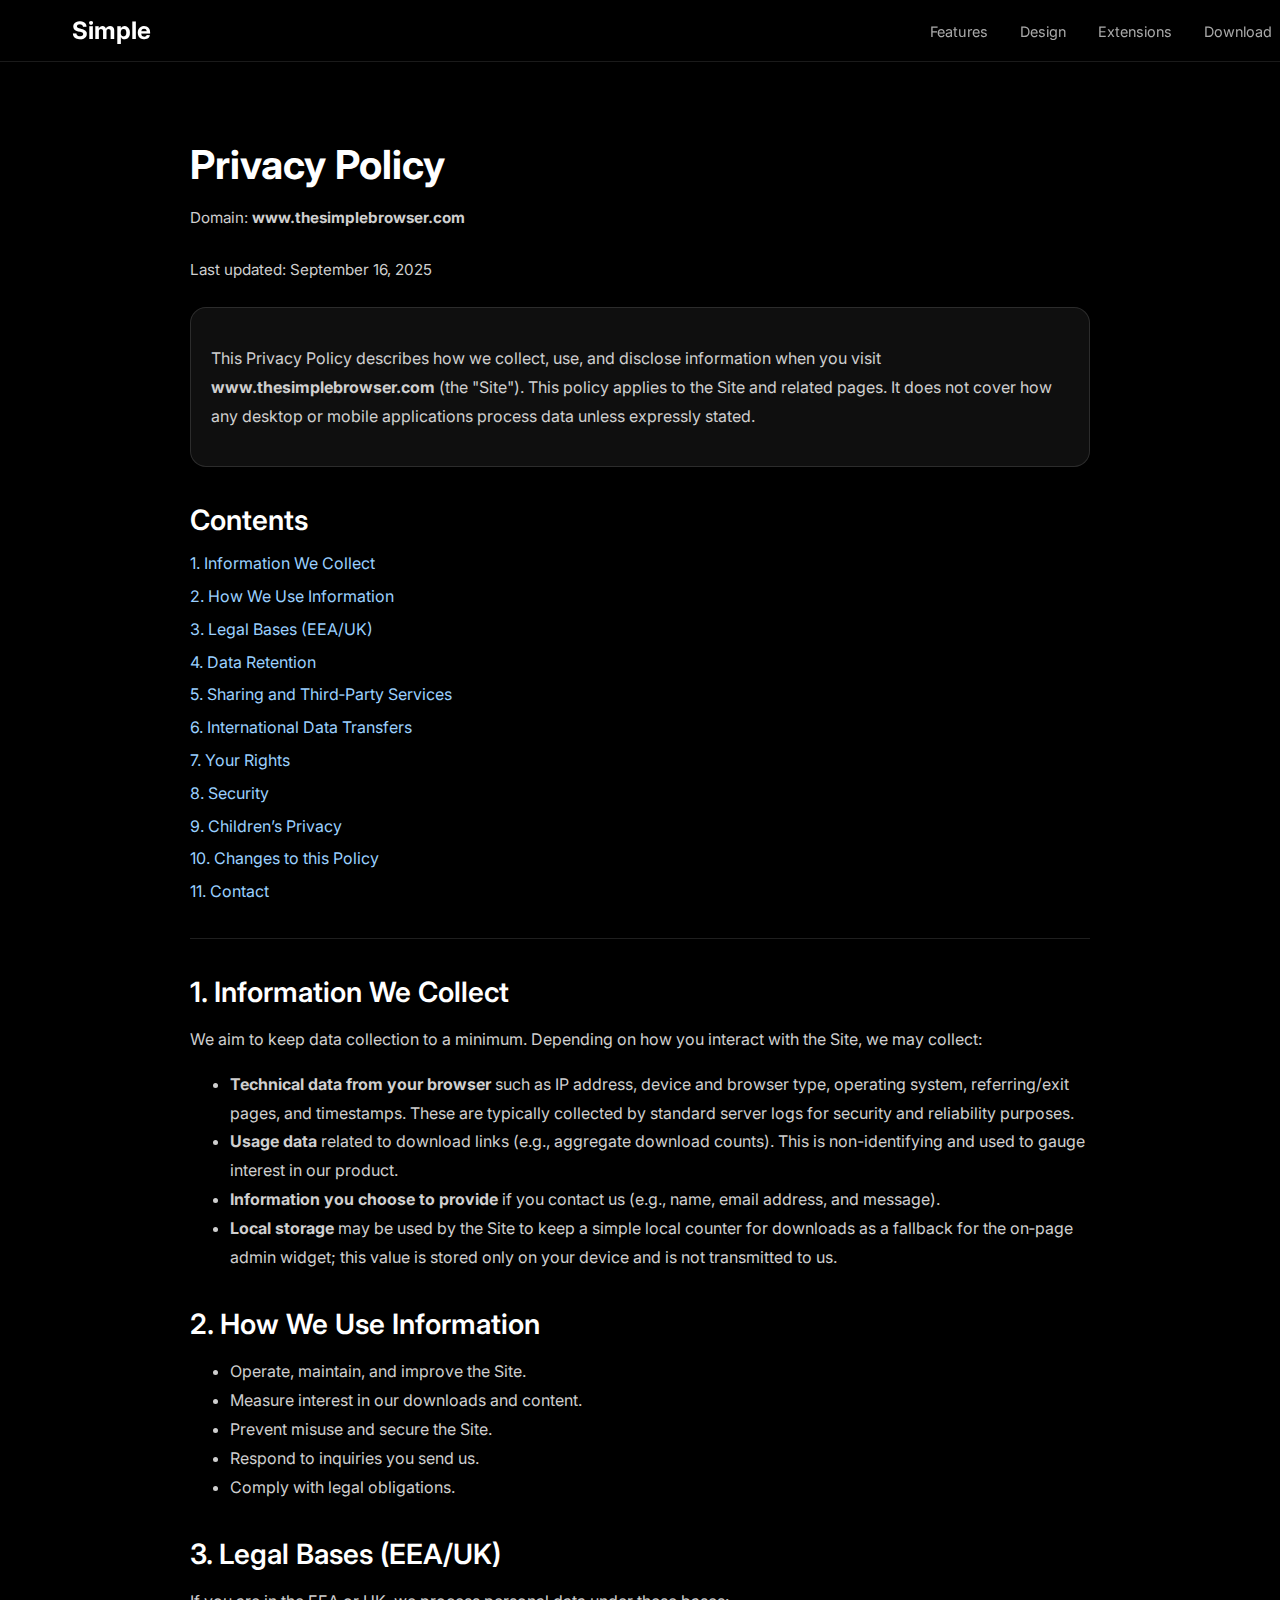
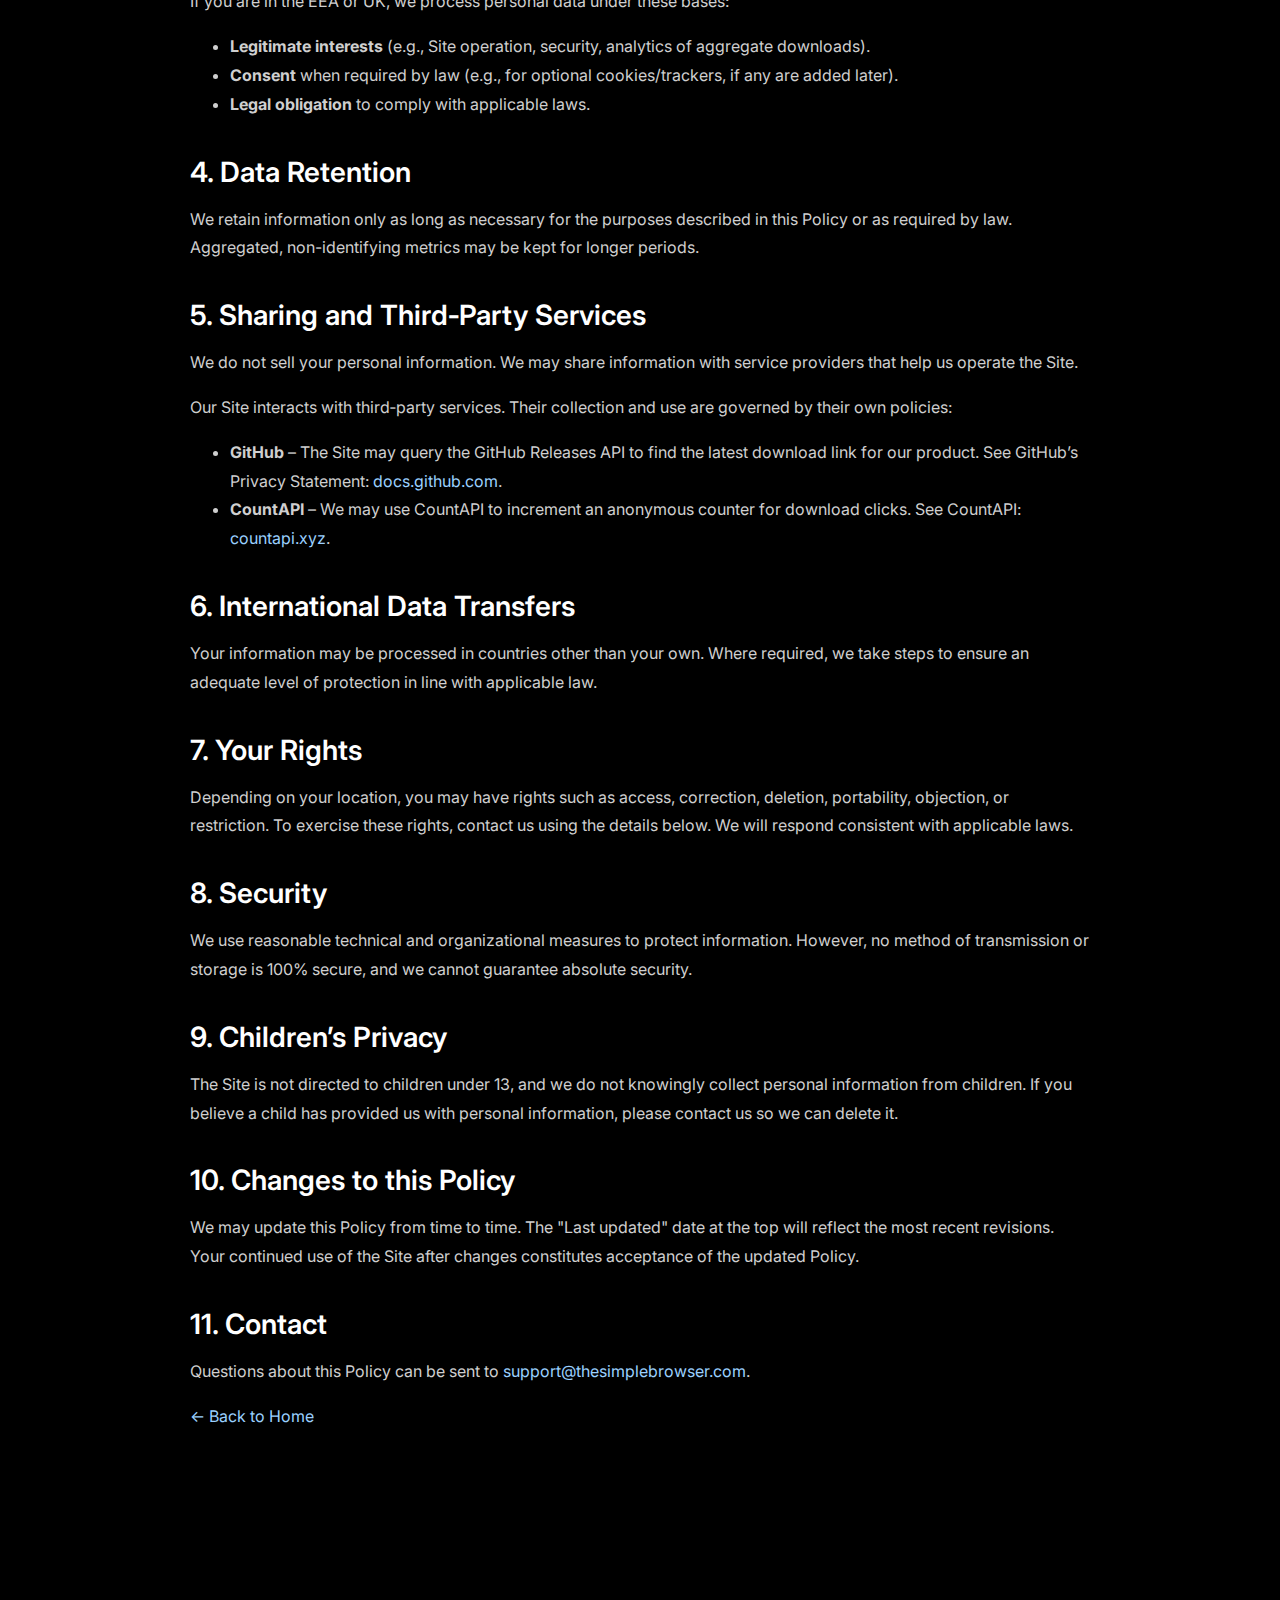
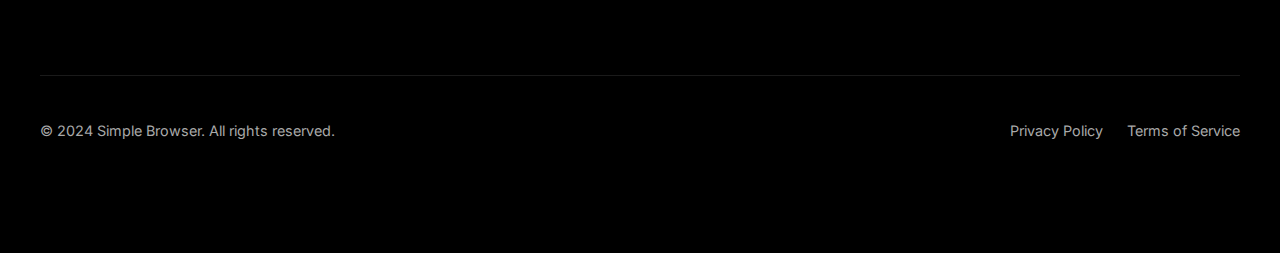
<file: privacy.html>
<!DOCTYPE html>
<html lang="en">
<head>
  <meta charset="UTF-8" />
  <meta name="viewport" content="width=device-width, initial-scale=1.0" />
  <title>Privacy Policy – Simple Browser</title>
  <link rel="icon" type="image/png" href="logo.png" />
  <link rel="stylesheet" href="css/style.css" />
  <link rel="stylesheet" href="css/legal.css" />
  <link href="https://fonts.googleapis.com/css2?family=Inter:wght@400;500;600;700&display=swap" rel="stylesheet" />
</head>
<body>
  <header class="main-header">
    <nav class="main-nav">
      <a href="index.html" class="logo">Simple</a>
      <ul class="nav-links">
        <li><a href="index.html#features">Features</a></li>
        <li><a href="index.html#design">Design</a></li>
        <li><a href="index.html#tutorial">Extensions</a></li>
        <li><a href="index.html#download">Download</a></li>
      </ul>
    </nav>
  </header>

  <main class="legal-container">
    <h1>Privacy Policy</h1>
    <p class="legal-meta">Domain: <strong>www.thesimplebrowser.com</strong></p>
    <p class="legal-updated">Last updated: September 16, 2025</p>

    <div class="legal-card">
      <p>
        This Privacy Policy describes how we collect, use, and disclose information when you visit
        <strong>www.thesimplebrowser.com</strong> (the "Site"). This policy applies to the Site and related pages.
        It does not cover how any desktop or mobile applications process data unless expressly stated.
      </p>
    </div>

    <h2 id="toc">Contents</h2>
    <ul class="legal-toc">
      <li><a href="#info-we-collect">1. Information We Collect</a></li>
      <li><a href="#how-we-use">2. How We Use Information</a></li>
      <li><a href="#legal-bases">3. Legal Bases (EEA/UK)</a></li>
      <li><a href="#retention">4. Data Retention</a></li>
      <li><a href="#sharing">5. Sharing and Third‑Party Services</a></li>
      <li><a href="#transfers">6. International Data Transfers</a></li>
      <li><a href="#your-rights">7. Your Rights</a></li>
      <li><a href="#security">8. Security</a></li>
      <li><a href="#children">9. Children’s Privacy</a></li>
      <li><a href="#changes">10. Changes to this Policy</a></li>
      <li><a href="#contact">11. Contact</a></li>
    </ul>

    <hr class="legal-divider" />

    <h2 id="info-we-collect">1. Information We Collect</h2>
    <p>
      We aim to keep data collection to a minimum. Depending on how you interact with the Site, we may collect:
    </p>
    <ul>
      <li>
        <strong>Technical data from your browser</strong> such as IP address, device and browser type, operating system,
        referring/exit pages, and timestamps. These are typically collected by standard server logs for security and
        reliability purposes.
      </li>
      <li>
        <strong>Usage data</strong> related to download links (e.g., aggregate download counts). This is non-identifying
        and used to gauge interest in our product.
      </li>
      <li>
        <strong>Information you choose to provide</strong> if you contact us (e.g., name, email address, and message).
      </li>
      <li>
        <strong>Local storage</strong> may be used by the Site to keep a simple local counter for downloads as a fallback
        for the on‑page admin widget; this value is stored only on your device and is not transmitted to us.
      </li>
    </ul>

    <h2 id="how-we-use">2. How We Use Information</h2>
    <ul>
      <li>Operate, maintain, and improve the Site.</li>
      <li>Measure interest in our downloads and content.</li>
      <li>Prevent misuse and secure the Site.</li>
      <li>Respond to inquiries you send us.</li>
      <li>Comply with legal obligations.</li>
    </ul>

    <h2 id="legal-bases">3. Legal Bases (EEA/UK)</h2>
    <p>If you are in the EEA or UK, we process personal data under these bases:</p>
    <ul>
      <li><strong>Legitimate interests</strong> (e.g., Site operation, security, analytics of aggregate downloads).</li>
      <li><strong>Consent</strong> when required by law (e.g., for optional cookies/trackers, if any are added later).</li>
      <li><strong>Legal obligation</strong> to comply with applicable laws.</li>
    </ul>

    <h2 id="retention">4. Data Retention</h2>
    <p>
      We retain information only as long as necessary for the purposes described in this Policy or as required by law.
      Aggregated, non-identifying metrics may be kept for longer periods.
    </p>

    <h2 id="sharing">5. Sharing and Third‑Party Services</h2>
    <p>We do not sell your personal information. We may share information with service providers that help us operate the Site.</p>
    <p>Our Site interacts with third‑party services. Their collection and use are governed by their own policies:</p>
    <ul>
      <li>
        <strong>GitHub</strong> – The Site may query the GitHub Releases API to find the latest download link for our product.
        See GitHub’s Privacy Statement: <a href="https://docs.github.com/en/site-policy/privacy-policies/github-privacy-statement" target="_blank" rel="noopener">docs.github.com</a>.
      </li>
      <li>
        <strong>CountAPI</strong> – We may use CountAPI to increment an anonymous counter for download clicks. See CountAPI:
        <a href="https://countapi.xyz/" target="_blank" rel="noopener">countapi.xyz</a>.
      </li>
    </ul>

    <h2 id="transfers">6. International Data Transfers</h2>
    <p>
      Your information may be processed in countries other than your own. Where required, we take steps to ensure an
      adequate level of protection in line with applicable law.
    </p>

    <h2 id="your-rights">7. Your Rights</h2>
    <p>
      Depending on your location, you may have rights such as access, correction, deletion, portability, objection, or
      restriction. To exercise these rights, contact us using the details below. We will respond consistent with
      applicable laws.
    </p>

    <h2 id="security">8. Security</h2>
    <p>
      We use reasonable technical and organizational measures to protect information. However, no method of transmission
      or storage is 100% secure, and we cannot guarantee absolute security.
    </p>

    <h2 id="children">9. Children’s Privacy</h2>
    <p>
      The Site is not directed to children under 13, and we do not knowingly collect personal information from children.
      If you believe a child has provided us with personal information, please contact us so we can delete it.
    </p>

    <h2 id="changes">10. Changes to this Policy</h2>
    <p>
      We may update this Policy from time to time. The "Last updated" date at the top will reflect the most recent
      revisions. Your continued use of the Site after changes constitutes acceptance of the updated Policy.
    </p>

    <h2 id="contact">11. Contact</h2>
    <p>
      Questions about this Policy can be sent to <a href="mailto:support@thesimplebrowser.com">support@thesimplebrowser.com</a>.
    </p>

    <p><a href="index.html">← Back to Home</a></p>
  </main>

  <footer class="main-footer-section">
    <div class="footer-links">
      <p>© 2024 Simple Browser. All rights reserved.</p>
      <ul>
        <li><a href="privacy.html">Privacy Policy</a></li>
        <li><a href="terms.html">Terms of Service</a></li>
      </ul>
    </div>
  </footer>
</body>
</html>
</file>
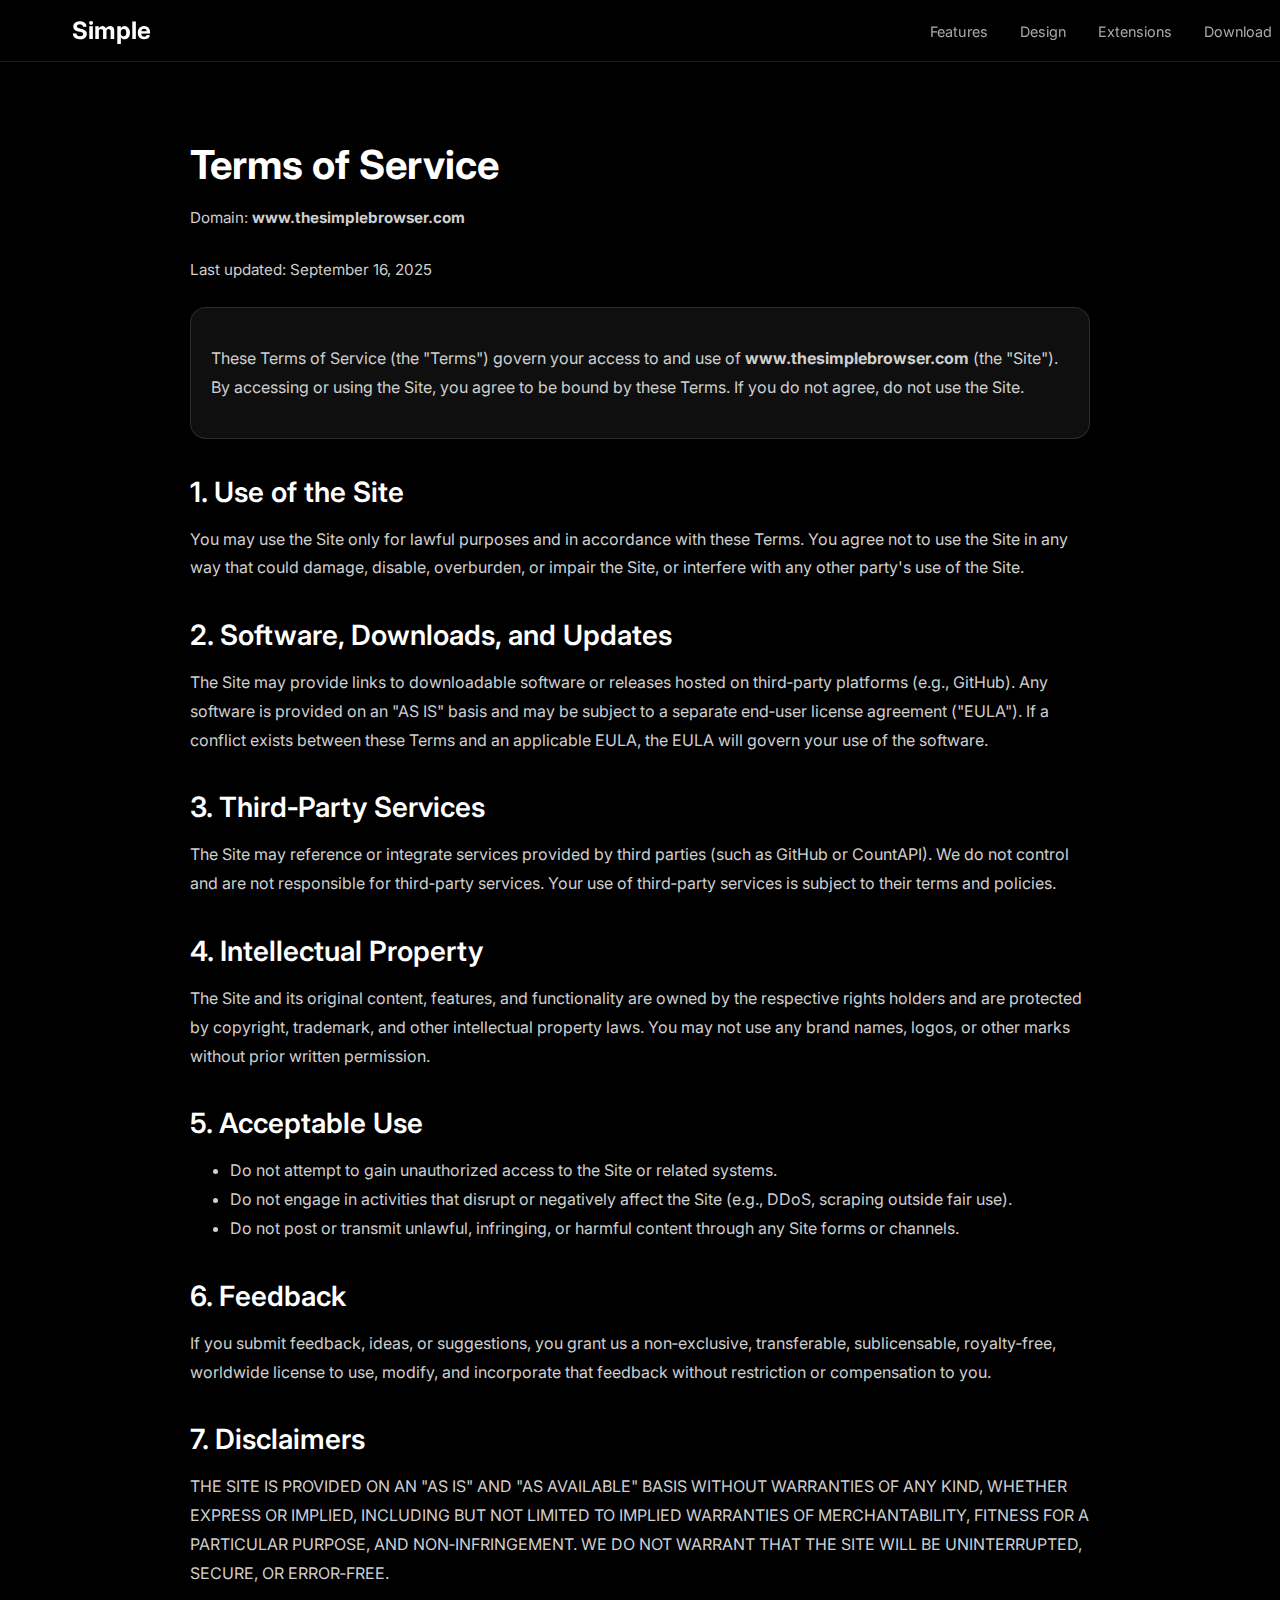
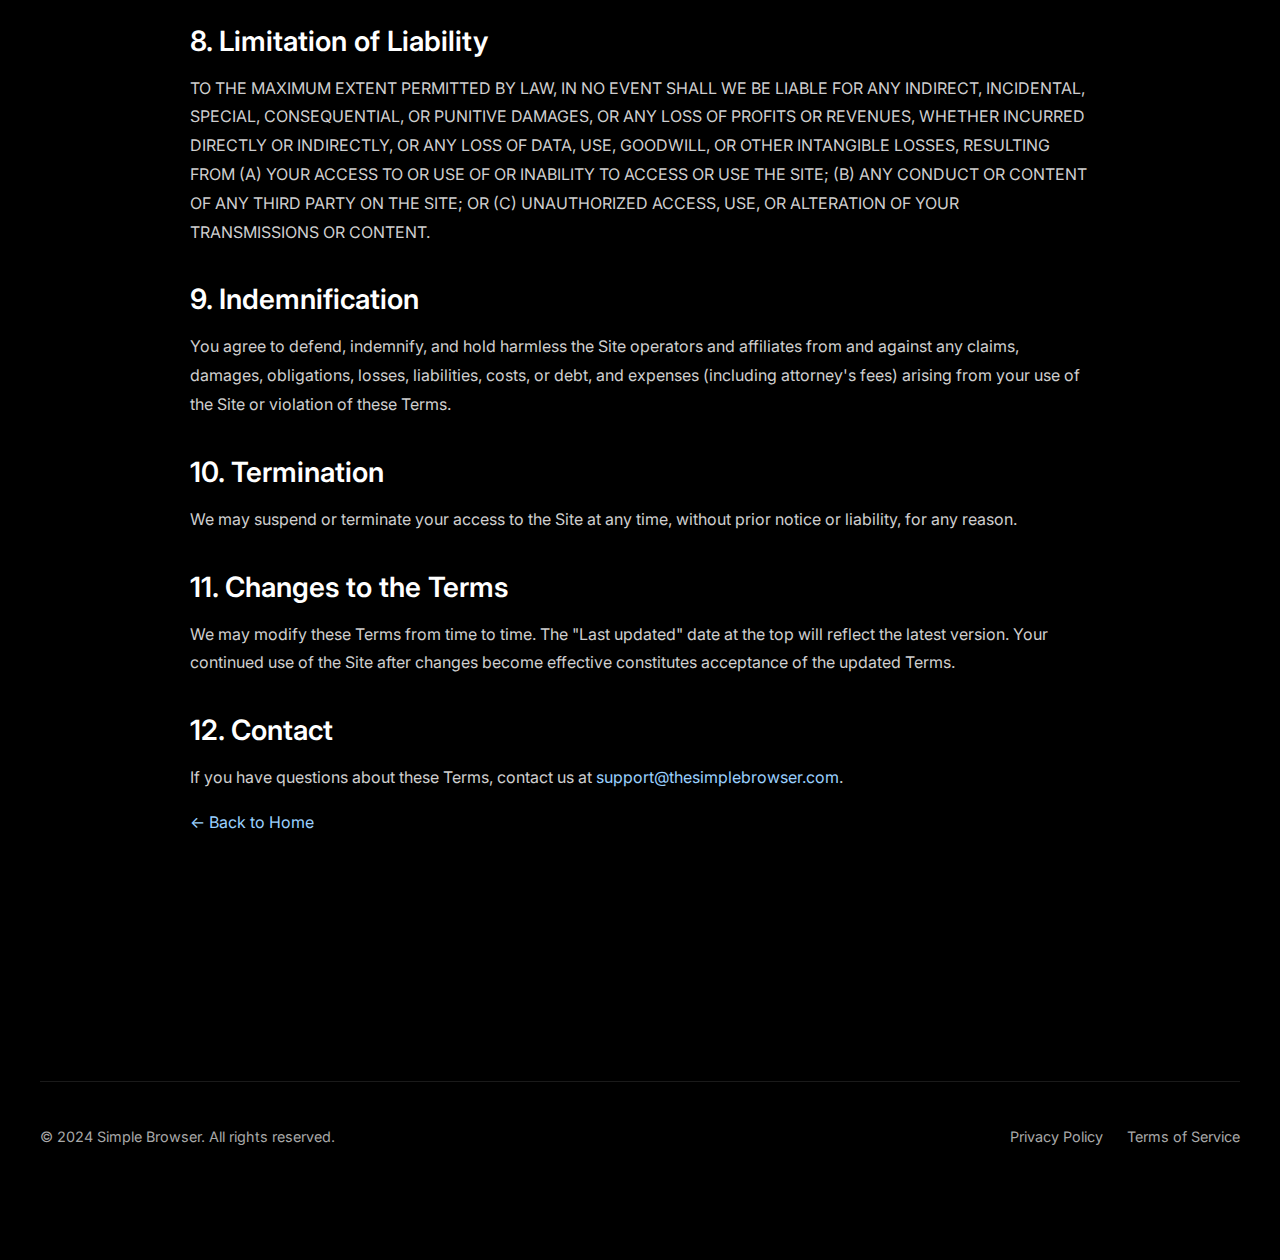
<file: terms.html>
<!DOCTYPE html>
<html lang="en">
<head>
  <meta charset="UTF-8" />
  <meta name="viewport" content="width=device-width, initial-scale=1.0" />
  <title>Terms of Service – Simple Browser</title>
  <link rel="icon" type="image/png" href="logo.png" />
  <link rel="stylesheet" href="css/style.css" />
  <link rel="stylesheet" href="css/legal.css" />
  <link href="https://fonts.googleapis.com/css2?family=Inter:wght@400;500;600;700&display=swap" rel="stylesheet" />
</head>
<body>
  <header class="main-header">
    <nav class="main-nav">
      <a href="index.html" class="logo">Simple</a>
      <ul class="nav-links">
        <li><a href="index.html#features">Features</a></li>
        <li><a href="index.html#design">Design</a></li>
        <li><a href="index.html#tutorial">Extensions</a></li>
        <li><a href="index.html#download">Download</a></li>
      </ul>
    </nav>
  </header>

  <main class="legal-container">
    <h1>Terms of Service</h1>
    <p class="legal-meta">Domain: <strong>www.thesimplebrowser.com</strong></p>
    <p class="legal-updated">Last updated: September 16, 2025</p>

    <div class="legal-card">
      <p>
        These Terms of Service (the "Terms") govern your access to and use of
        <strong>www.thesimplebrowser.com</strong> (the "Site"). By accessing or using the Site,
        you agree to be bound by these Terms. If you do not agree, do not use the Site.
      </p>
    </div>

    <h2 id="use-of-site">1. Use of the Site</h2>
    <p>
      You may use the Site only for lawful purposes and in accordance with these Terms. You agree not to use the Site in
      any way that could damage, disable, overburden, or impair the Site, or interfere with any other party's use of the Site.
    </p>

    <h2 id="software">2. Software, Downloads, and Updates</h2>
    <p>
      The Site may provide links to downloadable software or releases hosted on third‑party platforms (e.g., GitHub). Any
      software is provided on an "AS IS" basis and may be subject to a separate end‑user license agreement ("EULA"). If a
      conflict exists between these Terms and an applicable EULA, the EULA will govern your use of the software.
    </p>

    <h2 id="third-parties">3. Third‑Party Services</h2>
    <p>
      The Site may reference or integrate services provided by third parties (such as GitHub or CountAPI). We do not
      control and are not responsible for third‑party services. Your use of third‑party services is subject to their
      terms and policies.
    </p>

    <h2 id="ip">4. Intellectual Property</h2>
    <p>
      The Site and its original content, features, and functionality are owned by the respective rights holders and are
      protected by copyright, trademark, and other intellectual property laws. You may not use any brand names, logos, or
      other marks without prior written permission.
    </p>

    <h2 id="acceptable-use">5. Acceptable Use</h2>
    <ul>
      <li>Do not attempt to gain unauthorized access to the Site or related systems.</li>
      <li>Do not engage in activities that disrupt or negatively affect the Site (e.g., DDoS, scraping outside fair use).</li>
      <li>Do not post or transmit unlawful, infringing, or harmful content through any Site forms or channels.</li>
    </ul>

    <h2 id="feedback">6. Feedback</h2>
    <p>
      If you submit feedback, ideas, or suggestions, you grant us a non‑exclusive, transferable, sublicensable, royalty‑free,
      worldwide license to use, modify, and incorporate that feedback without restriction or compensation to you.
    </p>

    <h2 id="disclaimers">7. Disclaimers</h2>
    <p>
      THE SITE IS PROVIDED ON AN "AS IS" AND "AS AVAILABLE" BASIS WITHOUT WARRANTIES OF ANY KIND, WHETHER EXPRESS OR
      IMPLIED, INCLUDING BUT NOT LIMITED TO IMPLIED WARRANTIES OF MERCHANTABILITY, FITNESS FOR A PARTICULAR PURPOSE, AND
      NON‑INFRINGEMENT. WE DO NOT WARRANT THAT THE SITE WILL BE UNINTERRUPTED, SECURE, OR ERROR‑FREE.
    </p>

    <h2 id="limitation">8. Limitation of Liability</h2>
    <p>
      TO THE MAXIMUM EXTENT PERMITTED BY LAW, IN NO EVENT SHALL WE BE LIABLE FOR ANY INDIRECT, INCIDENTAL, SPECIAL,
      CONSEQUENTIAL, OR PUNITIVE DAMAGES, OR ANY LOSS OF PROFITS OR REVENUES, WHETHER INCURRED DIRECTLY OR INDIRECTLY, OR
      ANY LOSS OF DATA, USE, GOODWILL, OR OTHER INTANGIBLE LOSSES, RESULTING FROM (A) YOUR ACCESS TO OR USE OF OR
      INABILITY TO ACCESS OR USE THE SITE; (B) ANY CONDUCT OR CONTENT OF ANY THIRD PARTY ON THE SITE; OR (C) UNAUTHORIZED
      ACCESS, USE, OR ALTERATION OF YOUR TRANSMISSIONS OR CONTENT.
    </p>

    <h2 id="indemnity">9. Indemnification</h2>
    <p>
      You agree to defend, indemnify, and hold harmless the Site operators and affiliates from and against any claims,
      damages, obligations, losses, liabilities, costs, or debt, and expenses (including attorney's fees) arising from your
      use of the Site or violation of these Terms.
    </p>

    <h2 id="termination">10. Termination</h2>
    <p>
      We may suspend or terminate your access to the Site at any time, without prior notice or liability, for any reason.
    </p>

    <h2 id="changes">11. Changes to the Terms</h2>
    <p>
      We may modify these Terms from time to time. The "Last updated" date at the top will reflect the latest version.
      Your continued use of the Site after changes become effective constitutes acceptance of the updated Terms.
    </p>

    <h2 id="contact">12. Contact</h2>
    <p>
      If you have questions about these Terms, contact us at
      <a href="mailto:support@thesimplebrowser.com">support@thesimplebrowser.com</a>.
    </p>

    <p><a href="index.html">← Back to Home</a></p>
  </main>

  <footer class="main-footer-section">
    <div class="footer-links">
      <p>© 2024 Simple Browser. All rights reserved.</p>
      <ul>
        <li><a href="privacy.html">Privacy Policy</a></li>
        <li><a href="terms.html">Terms of Service</a></li>
      </ul>
    </div>
  </footer>
</body>
</html>
</file>
<file: css/style.css>
/* General Body Styles */
body {
    font-family: 'Inter', -apple-system, BlinkMacSystemFont, "Segoe UI", Roboto, Helvetica, Arial, sans-serif;
    margin: 0;
    background-color: #000;
    color: #fff;
    -webkit-font-smoothing: antialiased;
    -moz-osx-font-smoothing: grayscale;
}

/* Header and Navigation */
.main-header {
    position: fixed;
    top: 0;
    left: 0;
    width: 100%;
    z-index: 1000;
    padding: 1rem 2rem;
    background: rgba(0, 0, 0, 0.3);
    backdrop-filter: blur(20px);
    -webkit-backdrop-filter: blur(20px);
    border-bottom: 1px solid rgba(255, 255, 255, 0.1);
}

.main-nav {
    display: flex;
    justify-content: space-between;
    align-items: center;
    max-width: 1200px;
    margin: 0 auto;
}

.logo {
    font-size: 1.5rem;
    font-weight: 700;
    color: #fff;
    text-decoration: none;
}

.nav-links {
    list-style: none;
    display: flex;
    gap: 2rem;
    margin: 0;
    padding: 0;
}

.nav-links a {
    color: #a9a9a9;
    text-decoration: none;
    font-size: 0.9rem;
    transition: color 0.3s ease;
}

.nav-links a:hover {
    color: #fff;
}

/* Hero Section */
.hero {
    padding-top: 120px;
    text-align: center;
    min-height: 100vh;
    display: flex;
    flex-direction: column;
    justify-content: center;
    align-items: center;
    background: radial-gradient(circle, rgba(20,20,20,1) 0%, rgba(0,0,0,1) 70%);
}

.hero-title {
    font-size: 5rem;
    font-weight: 700;
    margin: 0;
    letter-spacing: -2px;
}

.hero-subtitle {
    font-size: 1.5rem;
    max-width: 600px;
    margin: 1rem auto;
    color: #a9a9a9;
    line-height: 1.6;
}

.hero-buttons {
    margin-top: 2rem;
}

.btn {
    padding: 1rem 2rem;
    border-radius: 50px;
    text-decoration: none;
    font-weight: 600;
    transition: all 0.3s ease;
}

.btn-primary {
    background-color: #fff;
    color: #000;
}

.btn-primary:hover {
    background-color: #e0e0e0;
}

.btn-secondary {
    border: 1px solid #fff;
    color: #fff;
    margin-left: 1rem;
}

.btn-secondary:hover {
    background-color: #fff;
    color: #000;
}

.hero-image-placeholder {
    width: 80%;
    max-width: 1000px;
    height: 500px;
    margin-top: 4rem;
    background: rgba(255, 255, 255, 0.05);
    border-radius: 20px;
    border: 1px solid rgba(255, 255, 255, 0.1);
    overflow: hidden; /* Ensures the image respects the border-radius */
}

.hero-image-placeholder video {
    width: 100%;
    height: 100%;
    object-fit: cover; /* Scales the image to cover the container */
}

/* Features Section */
.features-section {
    max-width: 1200px;
    margin: 0 auto;
    padding: 100px 2rem;
}

.feature-item {
    display: grid;
    grid-template-columns: 1fr 1fr;
    gap: 4rem;
    align-items: center;
    margin-bottom: 8rem;
}

.feature-item:nth-child(even) .feature-text {
    order: 2;
}

.feature-text h2 {
    font-size: 3rem;
    font-weight: 600;
}

.feature-text p {
    font-size: 1.2rem;
    color: #a9a9a9;
    line-height: 1.7;
}

.feature-image-placeholder {
    width: 100%;
    height: 400px;
    background: rgba(255, 255, 255, 0.05);
    border-radius: 20px;
   
    overflow: hidden; /* Ensures the image respects the border-radius */
}

.feature-image-placeholder img {
    width: 100%;
    height: 100%;
    object-fit: cover; /* Scales the image to cover the container */
}

.feature-image-placeholder video {
    width: 100%;
    height: 100%;
    object-fit: cover; /* Scales the video to cover the container */
}

/* Design Section */
.design-section {
    padding: 100px 2rem;
    background: linear-gradient(180deg, #000 0%, #0a0a0a 100%);
}

.design-grid {
    max-width: 1200px;
    margin: 0 auto;
    display: grid;
    grid-template-columns: 1.2fr 1fr;
    gap: 2rem;
    align-items: stretch;
}

.glass-card {
    background: rgba(255, 255, 255, 0.06);
    border: 1px solid rgba(255, 255, 255, 0.12);
    border-radius: 20px;
    backdrop-filter: blur(24px) saturate(120%);
    -webkit-backdrop-filter: blur(24px) saturate(120%);
    box-shadow: 0 10px 30px rgba(0, 0, 0, 0.35), inset 0 1px 0 rgba(255, 255, 255, 0.05);
    overflow: hidden;
}

.design-copy {
    padding: 2.25rem 2.5rem;
}

.design-copy h2 {
    font-size: 3rem;
    font-weight: 600;
    margin: 0 0 1rem 0;
}

.design-copy p {
    color: #a9a9a9;
    font-size: 1.2rem;
    line-height: 1.7;
    margin: 0 0 1.25rem 0;
}

.design-highlights {
    margin: 0;
    padding-left: 1.2rem;
    color: #cfcfcf;
    line-height: 1.9;
}

.design-highlights li::marker {
    color: #9ad0ff;
}

.design-media {
    height: 420px;
}

.design-media img {
    width: 100%;
    height: 100%;
    object-fit: cover;
    display: block;
}

.design-video {
    width: 100%;
    height: 100%;
    object-fit: cover;
    display: block;
}

/* Tutorial Section */
.tutorial-section {
    text-align: center;
    padding: 100px 2rem;
    background-color: #111;
}

.tutorial-section h2 {
    font-size: 3rem;
    font-weight: 600;
}

.tutorial-intro {
    font-size: 1.2rem;
    color: #a9a9a9;
    max-width: 500px;
    margin: 1rem auto 4rem;
}

.tutorial-steps {
    display: flex;
    justify-content: center;
    gap: 2rem;
    max-width: 1200px;
    margin: 0 auto;
}

.step {
    flex: 1;
}

.step-image-placeholder {
    width: 100%;
    height: 250px;
    background: rgba(255, 255, 255, 0.05);
    border-radius: 20px;
    margin-bottom: 1.5rem;
}

.step-image {
    width: 100%;
    height: 250px;
    object-fit: cover;
    border-radius: 20px;
    margin-bottom: 1.5rem;
}

.step-video {
    width: 100%;
    height: 250px;
    object-fit: cover;
    border-radius: 20px;
    margin-bottom: 1.5rem;
}

.step h3 {
    font-size: 1.5rem;
    margin-bottom: 0.5rem;
}

.step p {
    color: #a9a9a9;
}

/* Footer */
.main-footer-section {
    text-align: center;
    padding: 100px 2rem;
}

.footer-content h2 {
    font-size: 2.5rem;
}

.footer-note {
    margin-top: 1rem;
    color: #a9a9a9;
}

.footer-links {
    margin-top: 4rem;
    padding-top: 2rem;
    border-top: 1px solid rgba(255, 255, 255, 0.1);
    display: flex;
    justify-content: space-between;
    align-items: center;
    max-width: 1200px;
    margin-left: auto;
    margin-right: auto;
    font-size: 0.9rem;
    color: #a9a9a9;
}

.footer-links ul {
    list-style: none;
    display: flex;
    gap: 1.5rem;
}

.footer-links a {
    color: #a9a9a9;
    text-decoration: none;
}

.footer-links a:hover {
    color: #fff;
}

/* Admin Panel */
.admin-panel {
    position: fixed;
    right: 24px;
    bottom: 24px;
    z-index: 2000;
    min-width: 220px;
    padding: 16px;
    border-radius: 16px;
    background: rgba(255, 255, 255, 0.06);
    border: 1px solid rgba(255, 255, 255, 0.12);
    backdrop-filter: blur(18px) saturate(120%);
    -webkit-backdrop-filter: blur(18px) saturate(120%);
    box-shadow: 0 10px 30px rgba(0, 0, 0, 0.35), inset 0 1px 0 rgba(255, 255, 255, 0.05);
    font-size: 0.9rem;
}

.admin-panel-header {
    font-weight: 600;
    margin-bottom: 8px;
}

.admin-panel-row {
    display: flex;
    align-items: center;
    justify-content: space-between;
    gap: 12px;
    margin: 6px 0 10px;
}

.admin-panel-note {
    color: #a9a9a9;
    font-size: 0.8rem;
}

/* Animations */
.reveal {
    opacity: 0;
    transform: translateY(30px);
    transition: opacity 0.8s ease, transform 0.8s ease;
}

.reveal.active {
    opacity: 1;
    transform: translateY(0);
}

/* Responsive */
@media (max-width: 768px) {
    .nav-links {
        display: none; /* Simple responsive solution */
    }

    .hero-title {
        font-size: 3rem;
    }

    .hero-subtitle {
        font-size: 1.2rem;
    }

    .feature-item {
        grid-template-columns: 1fr;
    }

    .feature-item:nth-child(even) .feature-text {
        order: 0;
    }

    .tutorial-steps {
        flex-direction: column;
    }

    .design-grid {
        grid-template-columns: 1fr;
    }

    .design-media {
        height: 300px;
    }

    /* Mobile video sizing: show full video without cropping */
    .hero-image-placeholder {
        width: 92%;
        max-width: 700px;
        height: auto;
        aspect-ratio: 16 / 9;
        margin-top: 2rem;
        min-height: 200px; /* Ensure container has height */
    }
    .hero-image-placeholder video {
        object-fit: contain;
        width: 100%;
        height: 100%;
        display: block;
    }
    
    .hero-image-placeholder {
        position: relative;
    }

    .feature-image-placeholder {
        height: auto;
        aspect-ratio: 16 / 9;
        min-height: 200px; /* Ensure container has height */
    }
    .feature-image-placeholder video {
        object-fit: contain;
        width: 100%;
        height: 100%;
        display: block;
    }
    
    /* Mobile video play button overlay */
    .video-play-overlay {
        position: absolute;
        top: 50%;
        left: 50%;
        transform: translate(-50%, -50%);
        width: 60px;
        height: 60px;
        background: rgba(255, 255, 255, 0.9);
        border-radius: 50%;
        display: flex;
        align-items: center;
        justify-content: center;
        cursor: pointer;
        z-index: 10;
        transition: all 0.3s ease;
    }
    
    .video-play-overlay:hover {
        background: rgba(255, 255, 255, 1);
        transform: translate(-50%, -50%) scale(1.1);
    }
    
    .video-play-overlay::after {
        content: '';
        width: 0;
        height: 0;
        border-left: 16px solid #000;
        border-top: 10px solid transparent;
        border-bottom: 10px solid transparent;
        margin-left: 4px;
    }
    
    .feature-image-placeholder {
        position: relative;
    }

    .design-media {
        height: auto;
        aspect-ratio: 16 / 9;
    }
    .design-video {
        object-fit: contain;
    }

    .step-image,
    .step-video {
        height: auto;
        aspect-ratio: 16 / 9;
    }
}
</file>
<file: css/legal.css>
/* Legal pages: container and typography */
.legal-container {
  max-width: 900px;
  margin: 140px auto 80px; /* account for fixed header */
  padding: 0 1.25rem;
}

.legal-container h1 {
  font-size: 2.5rem;
  font-weight: 700;
  margin: 0 0 0.5rem 0;
}

.legal-meta, .legal-updated {
  color: #a9a9a9;
  font-size: 0.95rem;
  margin-bottom: 1.5rem;
}

.legal-container h2 {
  font-size: 1.75rem;
  font-weight: 600;
  margin: 2.25rem 0 0.75rem 0;
}

.legal-container h3 {
  font-size: 1.2rem;
  font-weight: 600;
  margin: 1.5rem 0 0.5rem 0;
}

.legal-container p,
.legal-container li {
  color: #cfcfcf;
  line-height: 1.8;
}

.legal-toc {
  list-style: none;
  padding-left: 0;
  margin: 0 0 1rem 0;
}

.legal-toc li {
  margin: 0.25rem 0;
}

.legal-toc a,
.legal-container a {
  color: #9ad0ff;
  text-decoration: none;
}

.legal-toc a:hover,
.legal-container a:hover {
  text-decoration: underline;
}

.legal-card {
  background: rgba(255, 255, 255, 0.06);
  border: 1px solid rgba(255, 255, 255, 0.12);
  border-radius: 16px;
  padding: 1.25rem 1.25rem;
}

.legal-divider {
  border: 0;
  height: 1px;
  background: rgba(255, 255, 255, 0.12);
  margin: 2rem 0;
}

/* Make anchors legible when jumped to under fixed header */
:target::before {
  content: "";
  display: block;
  height: 90px; /* approximate header height */
  margin-top: -90px;
  visibility: hidden;
}

@media (max-width: 768px) {
  .legal-container {
    margin: 110px auto 60px;
    padding: 0 1rem;
  }
  .legal-container h1 {
    font-size: 2rem;
  }
  .legal-container h2 {
    font-size: 1.4rem;
  }
}
</file>
